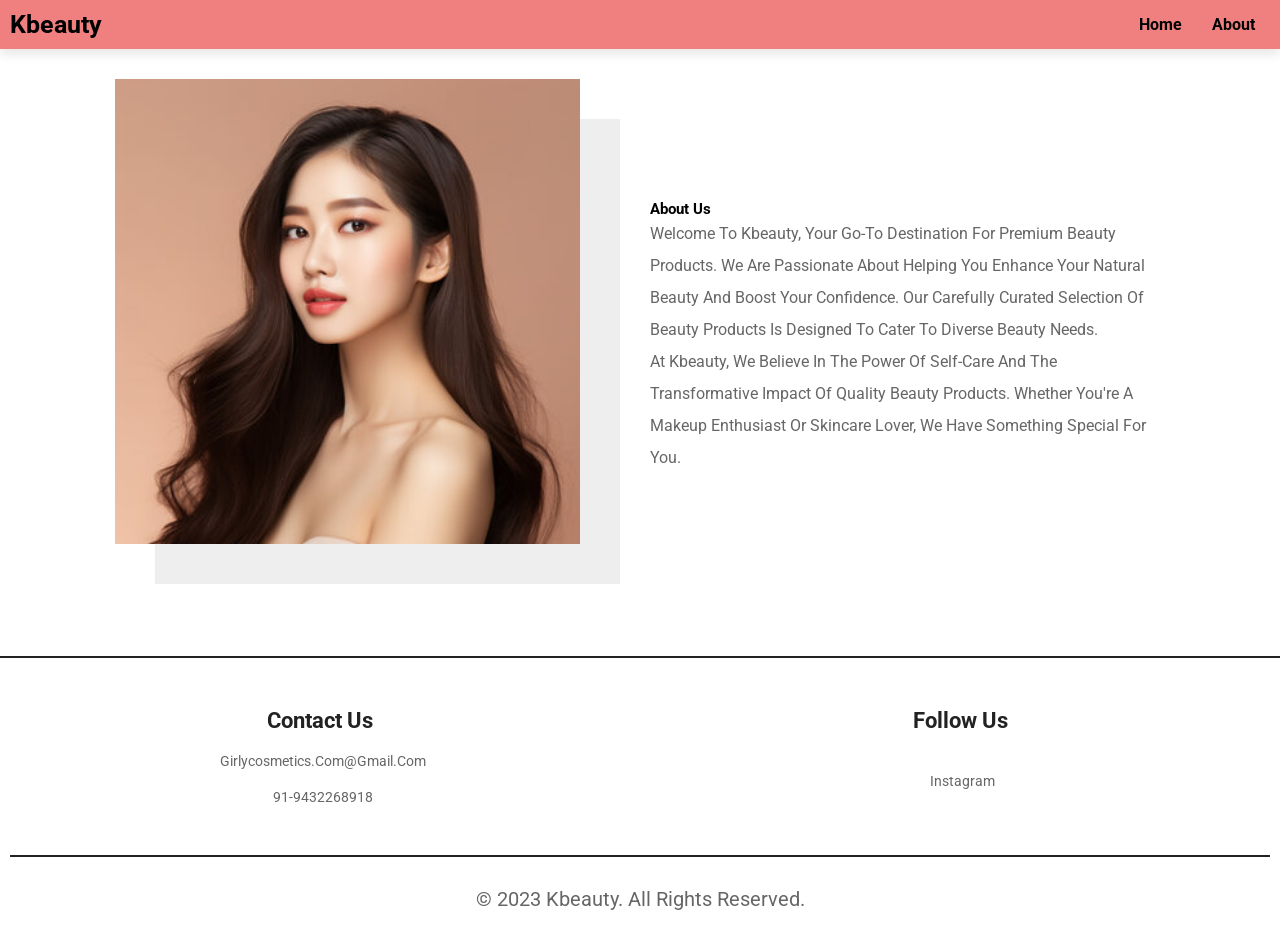
<file: about.html>
<!DOCTYPE html>
<html lang="en">

<head>
    <meta charset="UTF-8">
    <meta name="viewport" content="width=device-width, initial-scale=1.0">
    <link rel="stylesheet" href="style.css">
    <link rel="stylesheet" href="about.css">
    <title>About Us - Kbeauty</title>
</head>

<body>

    <header class="header">
        <div class="logo">Kbeauty</div>
        <nav class="navbar">
            <ul>
                <li><a href="index.html">Home</a></li>
                <li><a href="about.html">About</a></li>
                <!-- Add more navigation links as needed -->
            </ul>
        </nav>
    </header>

    <section class="about">
        <div class="img">
            <img src="a1.jpg" alt="About Us Image" style="max-width: 100%; height: auto;">
        </div>
        <div class="content">
            <h1>About Us</h1>
            <p>Welcome to Kbeauty, your go-to destination for premium beauty products. We are passionate about helping
                you enhance your natural beauty and boost your confidence. Our carefully curated selection of beauty
                products is designed to cater to diverse beauty needs.</p>

            <p>At Kbeauty, we believe in the power of self-care and the transformative impact of quality beauty
                products. Whether you're a makeup enthusiast or skincare lover, we have something special for you.</p>

            </div>
        </div>
    </section>

    <footer class="footer">
        <div class="box-container">
            <div class="box">
                <h3>Contact Us</h3>
                <a class="link" href="#"><i class="fas fa-envelope"></i> girlycosmetics.com@gmail.com</a>
                <a class="link" href="#"><i class="fas fa-phone"></i> 91-9432268918</a>
            </div>
            <div class="box">
                <h3>Follow Us</h3>
                <a href="https://www.facebook.com/profile.php?id=61554818003830" class="fab fa-facebook-f"></a>
                <a href="https://www.instagram.com/girly_cosmetics0/" target="_blank"><i
                        class="fab fa-instagram"></i>Instagram</a>
            </div>
        </div>
        <p class="credit">&copy; 2023 Kbeauty. All rights reserved.</p>
    </footer>

</body>

</html>
</file>
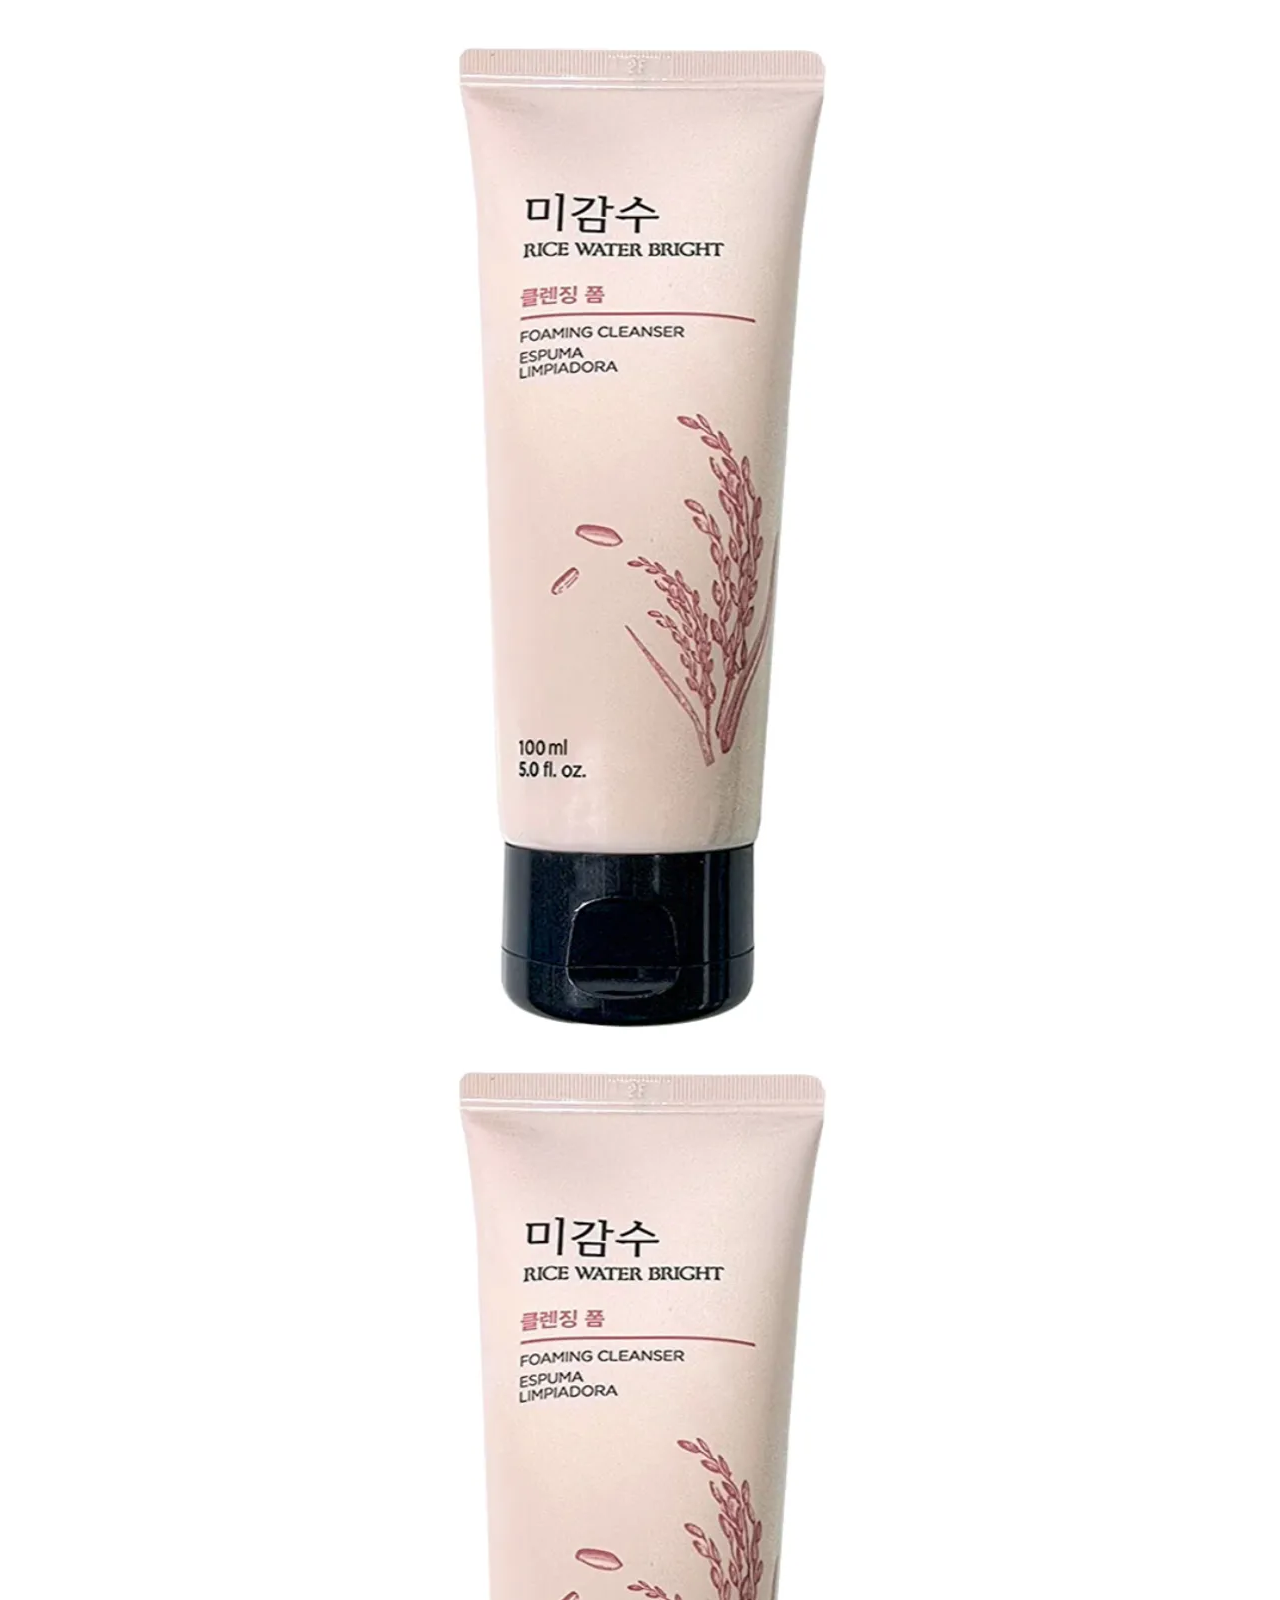
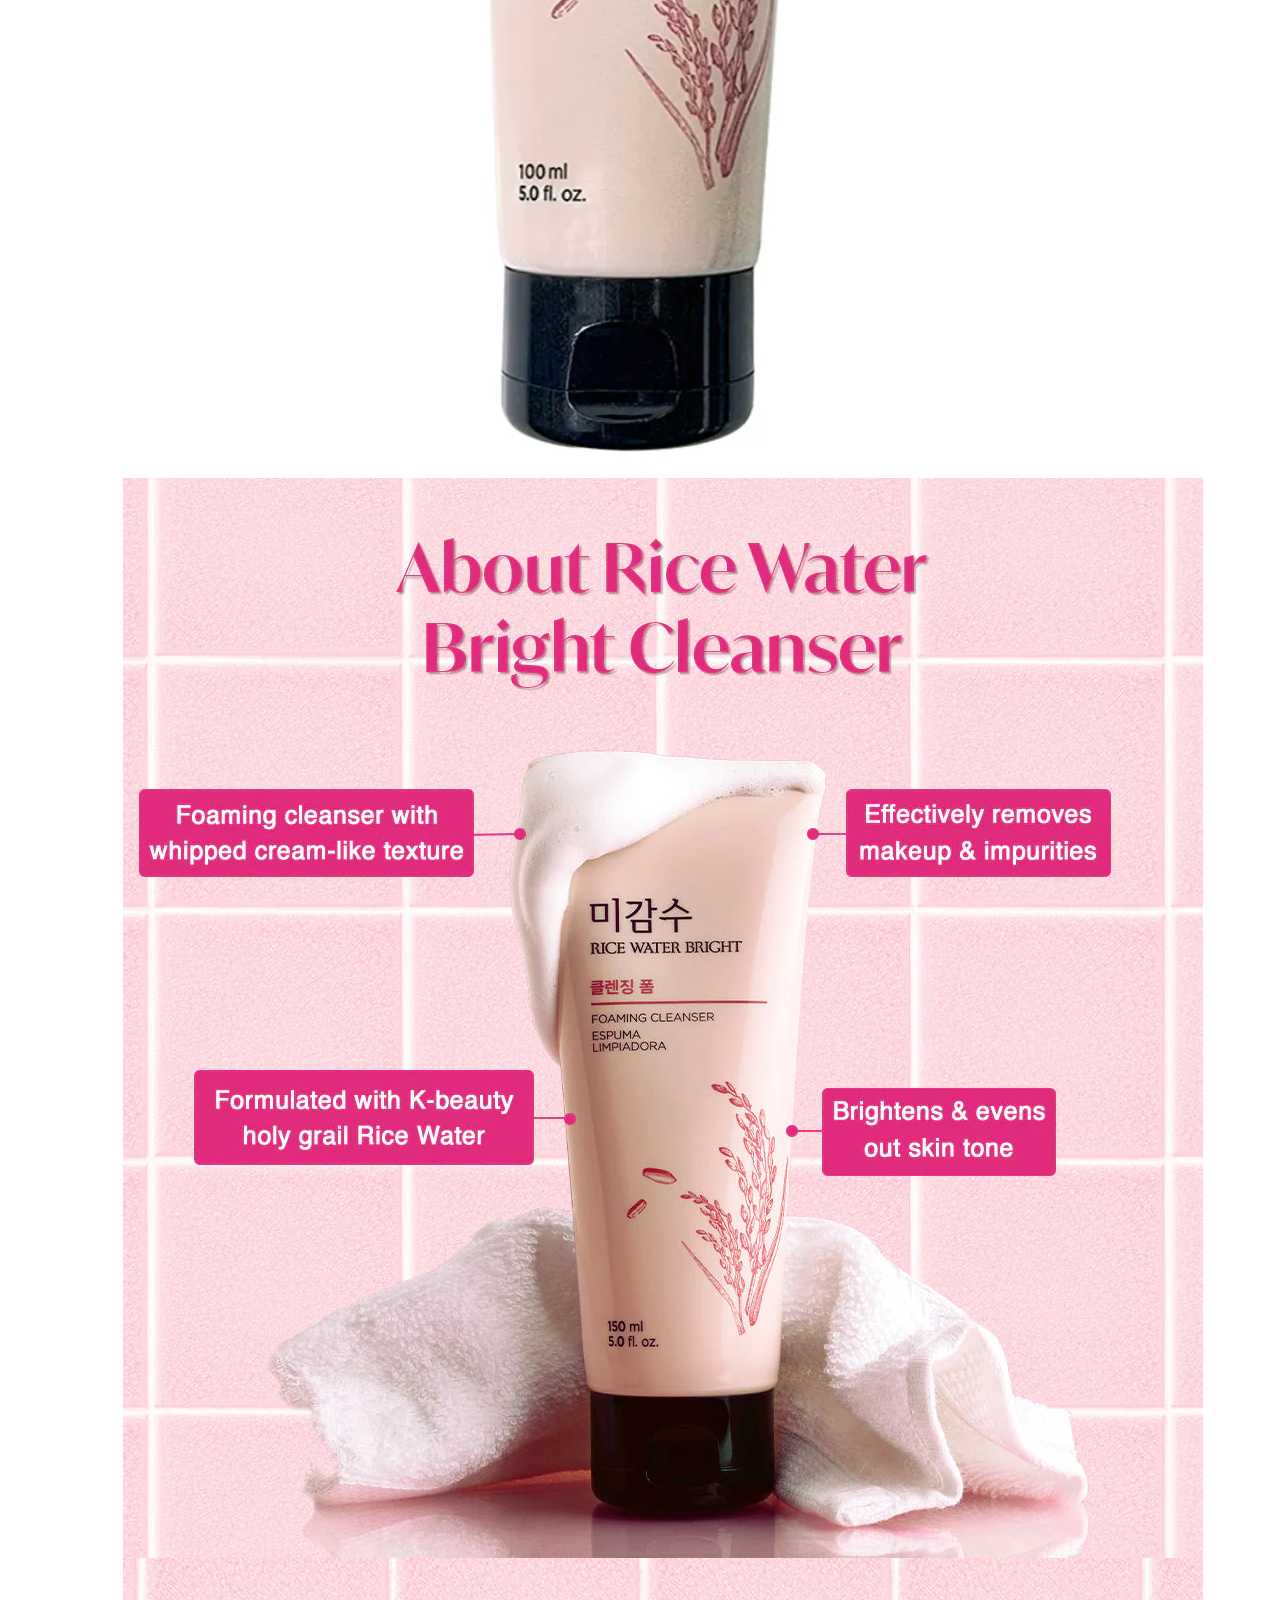
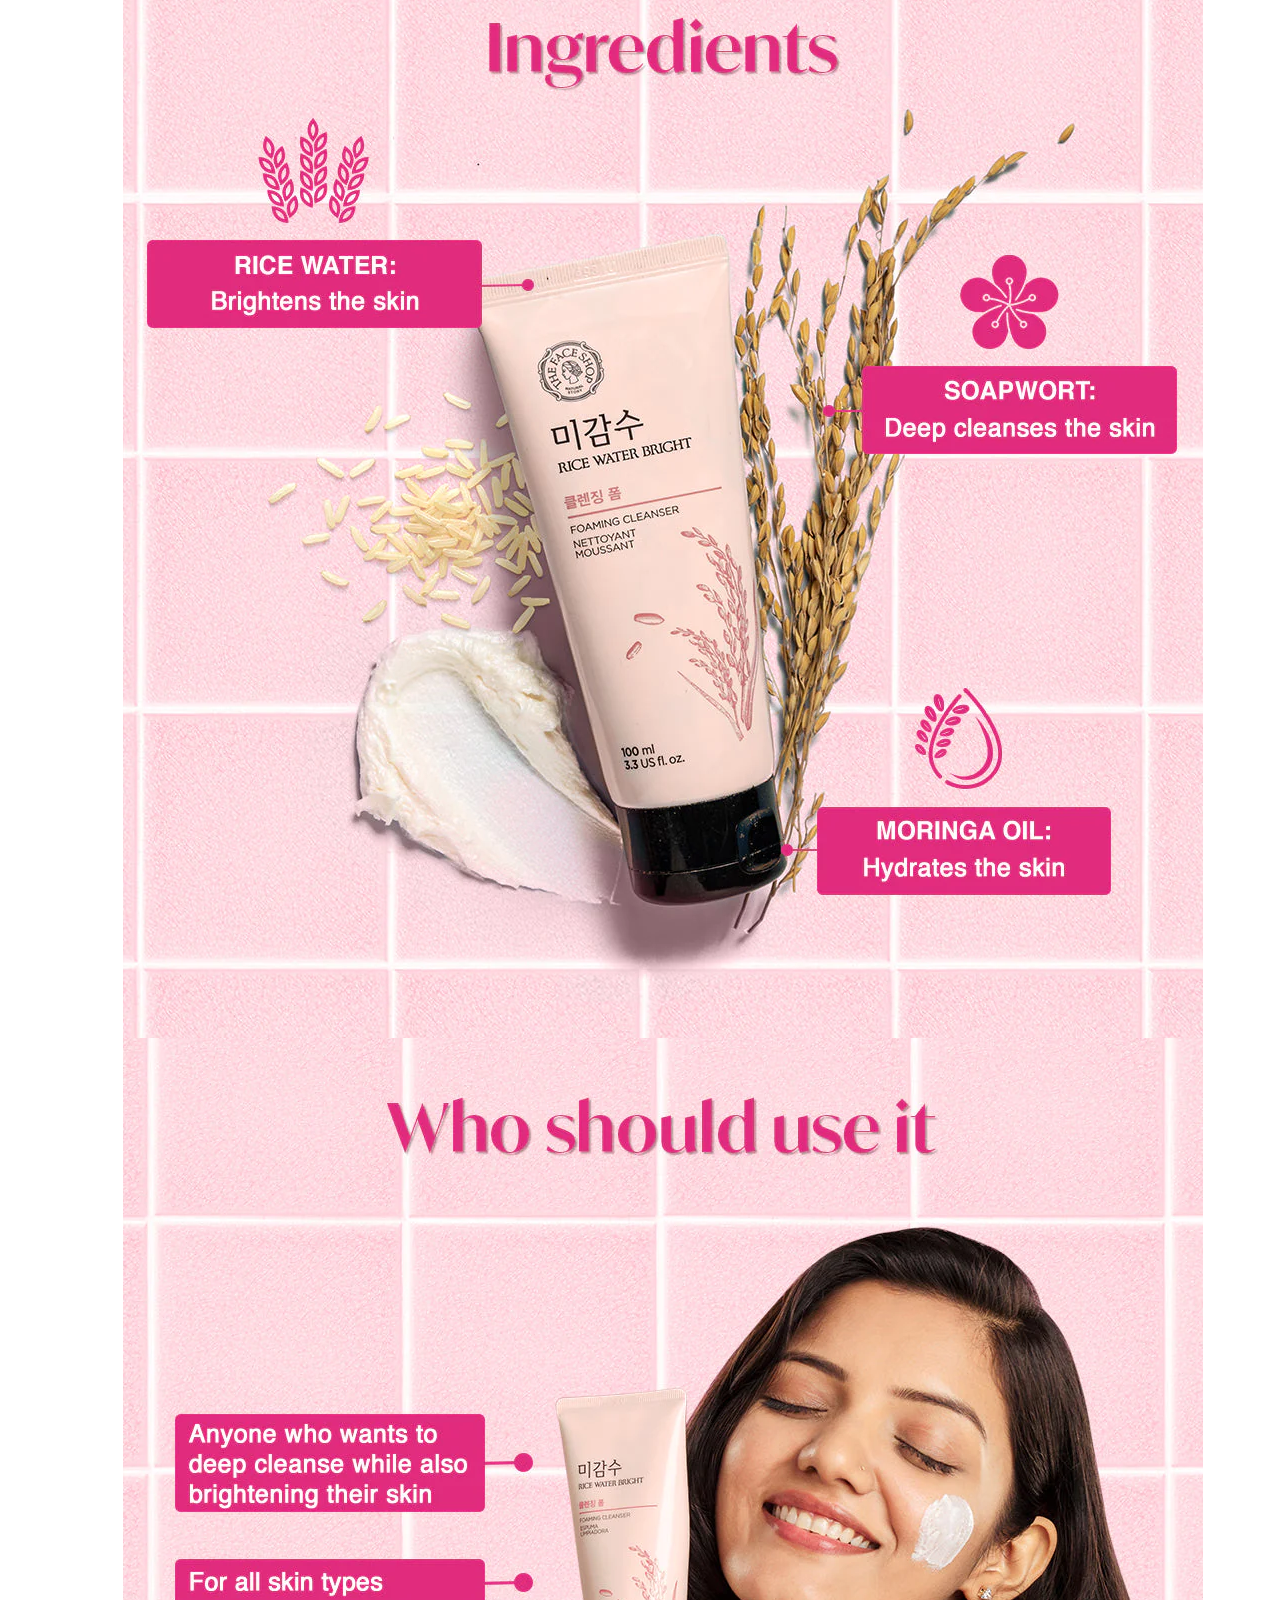
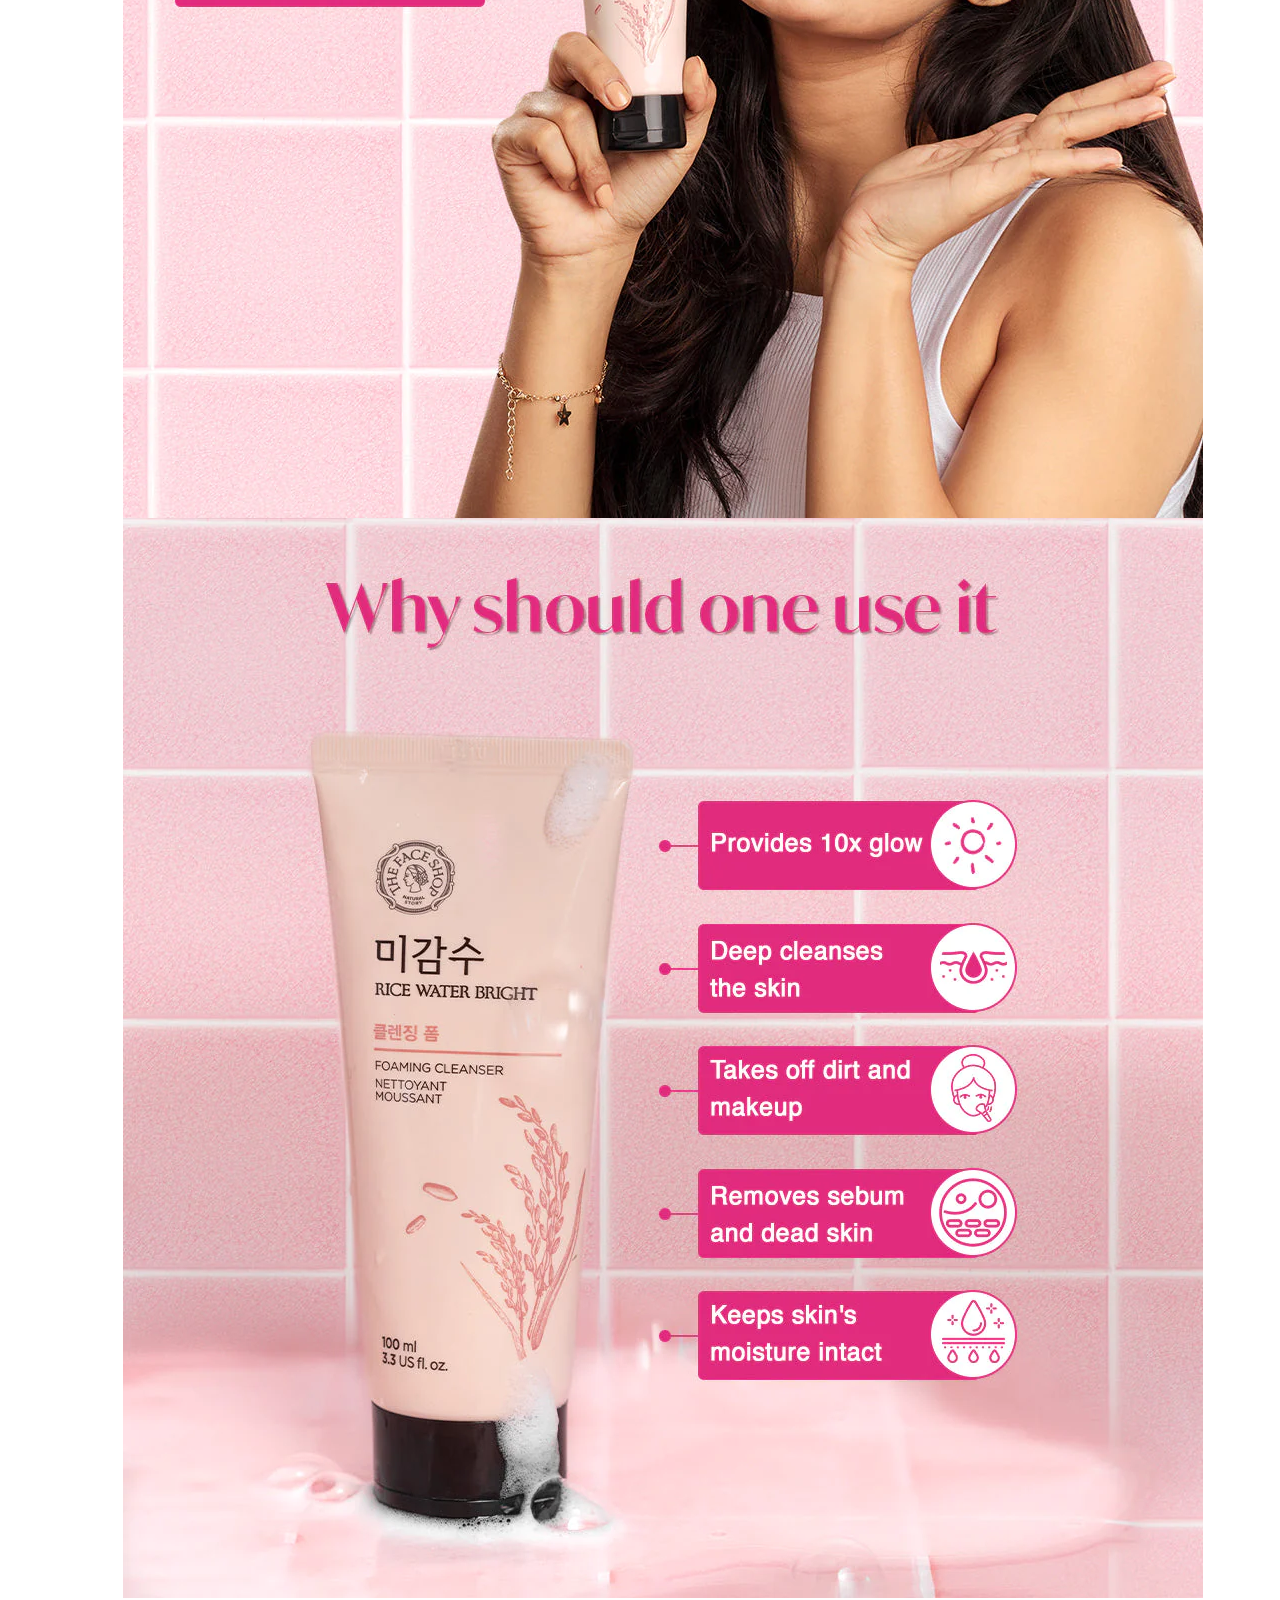
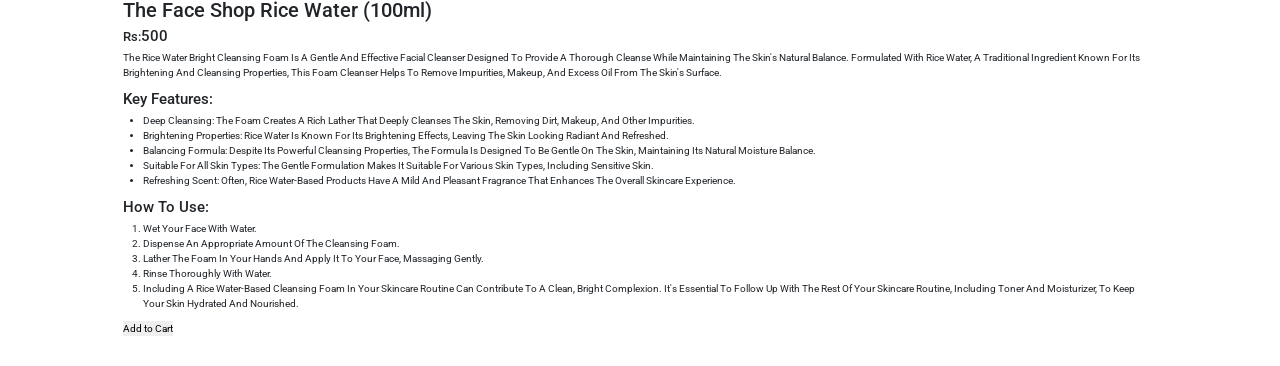
<file: des2.html>
<!DOCTYPE html>
<html lang="en" dir="ltr">

<head>
    <title>Product Page - Kbeauty</title>
    <meta name="viewport" content="width=device-width, initial-scale=1">
    <link href="https://cdn.jsdelivr.net/npm/bootstrap@5.0.2/dist/css/bootstrap.min.css" rel="stylesheet"
        integrity="sha384-EVSTQN3/azprG1Anm3QDgpJLIm9Nao0Yz1ztcQTwFspd3yD65VohhpuuCOmLASjC" crossorigin="anonymous">
    <link rel="stylesheet" href="style.css">
    
</head>

<body>
    <section>
        <div class="container">
            <div class="left">
                <div class="main_image">
                    <img src="the-face-shop-rice-water.jpg" alt="" class="slide">
                </div>
                <div class="option flex">
                    <img src="the-face-shop-rice-water.jpg" onclick="changeImage('the-face-shop-rice-water.jpg')">
                    <img src="r.jpg" onclick="changeImage('r.jpg')">
                    <img src="r1.jpg" onclick="changeImage('r1.jpg')">
                    <img src="r2.jpg" onclick="changeImage('r2.jpg')">
                    <img src="r3.jpg" onclick="changeImage('r3.jpg')">
                </div>
            </div>
            <div class="right">
                <h2>The Face Shop Rice Water (100ml)</h2>
                <h4><small>Rs:</small>500</h4>
                <p>The Rice Water Bright Cleansing Foam is a gentle and effective facial cleanser designed to provide a thorough
                    cleanse while maintaining the skin's natural balance. Formulated with rice water, a traditional ingredient known
                    for its brightening and cleansing properties, this foam cleanser helps to remove impurities, makeup, and excess
                    oil from the skin's surface.</p>

                <h4>Key Features:</h4>
                <ul>
                    <li>Deep Cleansing: The foam creates a rich lather that deeply cleanses the skin, removing dirt, makeup, and other impurities.</li>
                    <li>Brightening Properties: Rice water is known for its brightening effects, leaving the skin looking radiant and refreshed.</li>
                    <li>Balancing Formula: Despite its powerful cleansing properties, the formula is designed to be gentle on the skin, maintaining its natural moisture balance.</li>
                    <li>Suitable for All Skin Types: The gentle formulation makes it suitable for various skin types, including sensitive skin.</li>
                    <li>Refreshing Scent: Often, rice water-based products have a mild and pleasant fragrance that enhances the overall skincare experience.</li>
                </ul>

                <h4>How to Use:</h4>
                <ol>
                    <li>Wet your face with water.</li>
                    <li>Dispense an appropriate amount of the cleansing foam.</li>
                    <li>Lather the foam in your hands and apply it to your face, massaging gently.</li>
                    <li>Rinse thoroughly with water.</li>
                    <li>Including a rice water-based cleansing foam in your skincare routine can contribute to a clean, bright complexion. It's essential to follow up with the rest of your skincare routine, including toner and moisturizer, to keep your skin hydrated and nourished.</li>
                </ol>
                <div class="add">
                    <button onclick="addToCart()">Add to Cart</button>
                </div>
            </div>
        </div>
    </section>
<script>
    const mainImage = document.querySelector('.slide');

    function changeImage(imgSrc) {
        mainImage.src = imgSrc;
    }

    function addToCart() {
        alert('Product added to cart!');
        // You can add further cart logic here
    }
</script>
</body>

</html>
</file>
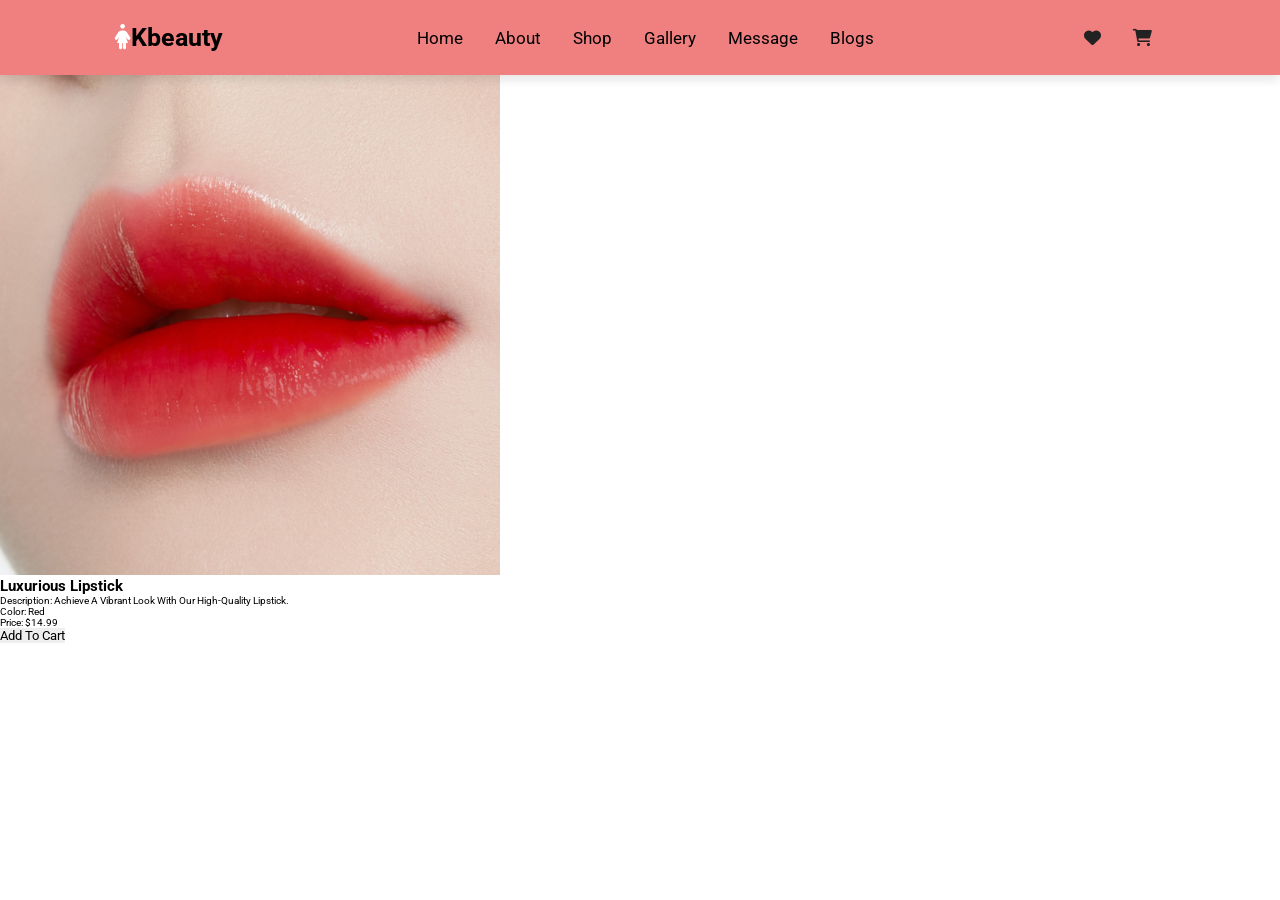
<file: makeup.html>
<!DOCTYPE html>
<html lang="en">
<head>
    <meta charset="UTF-8">
    <meta name="viewport" content="width=device-width, initial-scale=1.0">
    <title>Makeup Product Page</title>

    <link rel="stylesheet" href="https://cdnjs.cloudflare.com/ajax/libs/font-awesome/6.0.0-beta3/css/all.min.css">
   
    <link rel="stylesheet" href="style.css">

</head>
<body>
 <section id="header" class="header">
<a href="#" class="logo"><i class="fas fa-female"></i>kbeauty</a>
<nav class="navbar">
    <a href="index.html">Home</a>
    <a href="about.html">About</a>
    <a href="#shop">Shop</a>
    <a href="#gallery">Gallery</a>
    <a href="#message">Message</a>
    <a href="#blogs">Blogs</a>
</nav>

<div class="icons">
    <a href="liked.html" class="fas fa-heart"></a>
    <a href="#" class="fas fa-shopping-cart"></a>
</div>
</section>

<body>

    <div id="product-container">
        <img id="product-image" src="lips.jpg" alt="Lipstick Image">
        <div id="product-details">
            <h2>Luxurious Lipstick</h2>
            <p>Description: Achieve a vibrant look with our high-quality lipstick.</p>
            <p>Color: Red</p>
            <p>Price: $14.99</p>
        </div>
        <button onclick="addToCart()">Add to Cart</button>
    </div>

    <script>
        function addToCart() {
            alert('Product added to cart!');
            // You can add more functionality here, such as updating a shopping cart.
        }
    </script>

</body>
</html>
</file>
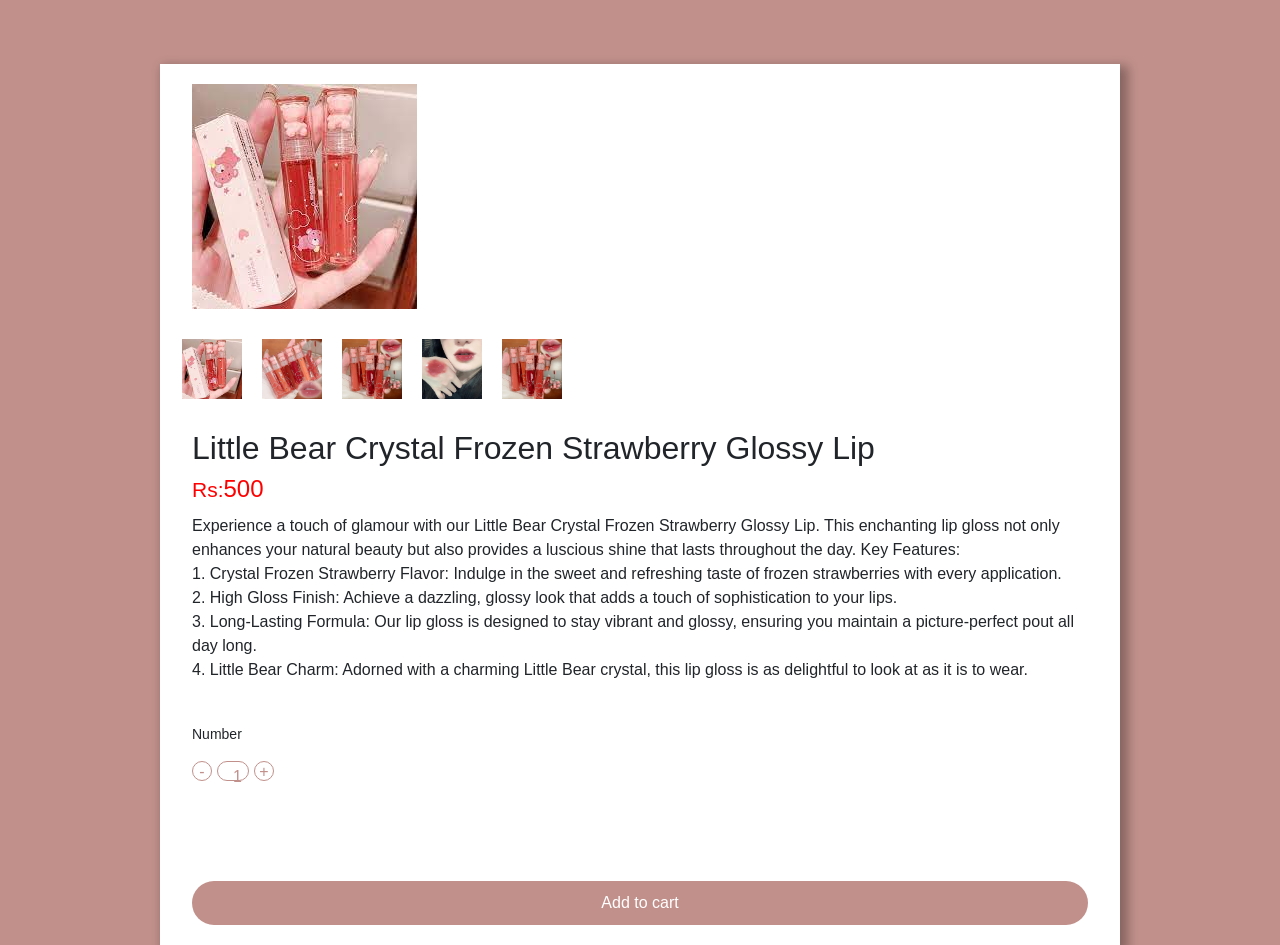
<file: p1.html>
<!DOCTYPE html>
<html lang="en" dir="ltr">

<head>
    <title>Product Page - Kbeauty</title>
    <meta name="viewport" content="width=device-width, initial-scale=1">
    <link href="https://cdn.jsdelivr.net/npm/bootstrap@5.0.2/dist/css/bootstrap.min.css" rel="stylesheet"
        integrity="sha384-EVSTQN3/azprG1Anm3QDgpJLIm9Nao0Yz1ztcQTwFspd3yD65VohhpuuCOmLASjC" crossorigin="anonymous">
    <link rel="stylesheet" href="product page.css">
</head>

<body>
    <section>
        <div class="container flex">
            <div class="left">
                <div class="main_image">
                    <img src="lip gloss.jpg" alt="" class="slide">
                </div>
            </div>
            <div class="option flex">
                <img src="lip gloss.jpg" onclick="changeImage('lip gloss.jpg')">
                <img src="l.jpg" onclick="changeImage('l.jpg')">
                <img src="l1.jpg" onclick="changeImage('l1.jpg')">
                <img src="l2.jpg" onclick="changeImage('l2.jpg')">
                <img src="l3.jpg" onclick="changeImage('l3.jpg')">
            </div>
            <div class="right">
                <h2>Little Bear Crystal Frozen Strawberry Glossy Lip</h2>
                <h4><small>Rs:</small>500</h4>
                <p>Experience a touch of glamour with our Little Bear Crystal Frozen Strawberry Glossy Lip.
                    This enchanting lip gloss not only enhances your natural beauty but also provides a luscious
                    shine that lasts throughout the day.

                    Key Features:
                    <br>
                    1. Crystal Frozen Strawberry Flavor: Indulge in the sweet and refreshing taste of frozen strawberries with every
                    application.<br>
                    2. High Gloss Finish: Achieve a dazzling, glossy look that adds a touch of sophistication to your lips.<br>
                    3. Long-Lasting Formula: Our lip gloss is designed to stay vibrant and glossy, ensuring you maintain a
                    picture-perfect pout all day long.<br>
                    4. Little Bear Charm: Adorned with a charming Little Bear crystal, this lip gloss is as delightful to look
                    at as it is to wear.</p>
                <div><br>

                    <span></span>
                    <span></span>
                    <span></span>
                    <span></span>
                    <span></span>
                </div>
                <h5>Number</h5>
                <div class="add flex1">
                <span>-</span>
                <label>1</label>
                <span>+</span>
                </div>
                <button>Add to cart</button>
            

    <script>
       function changeImage(imgSrc) {
            document.querySelector('.slide').src = imgSrc;
        } 
    </script> 
       
</body>

</html>
</file>
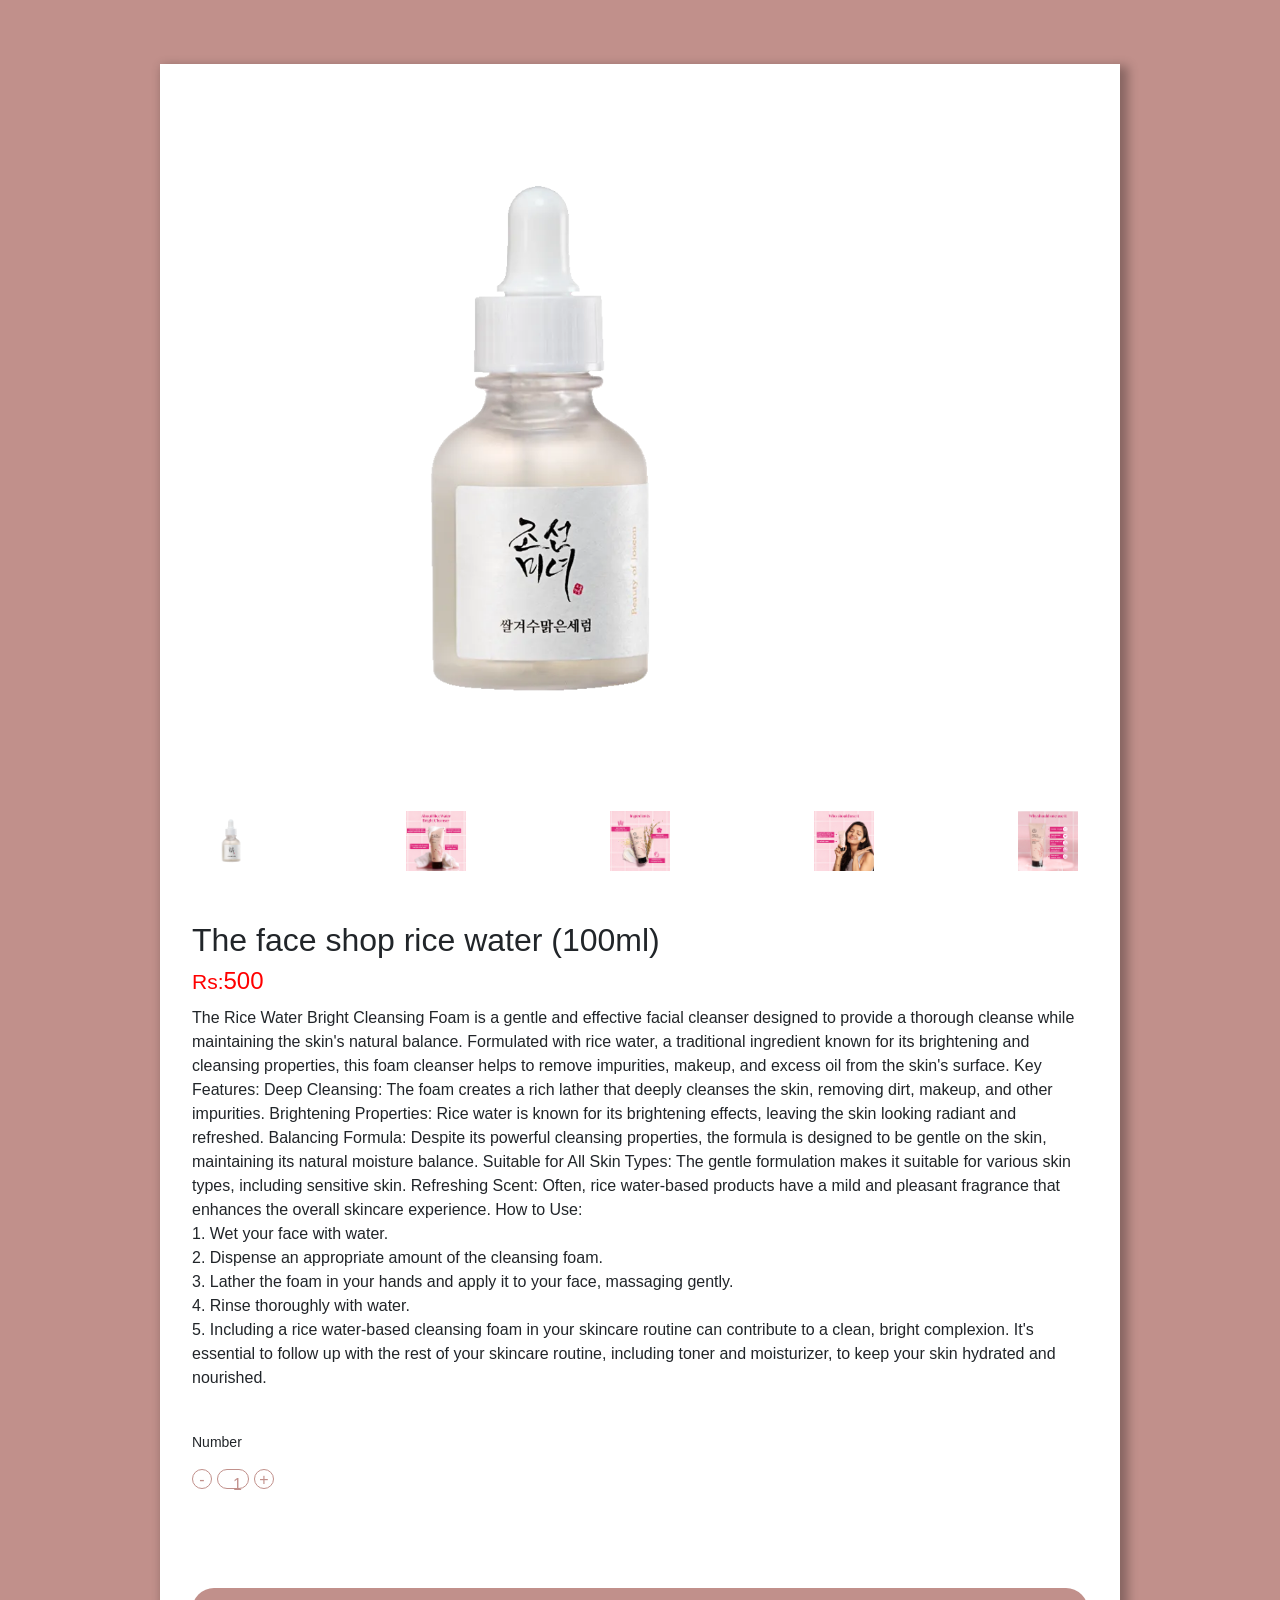
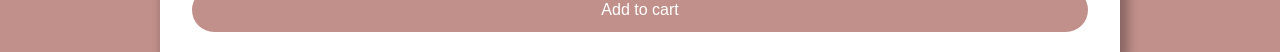
<file: p2.html>
<!DOCTYPE html>
<html lang="en" dir="ltr">

<head>
    <title>Product Page - Kbeauty</title>
    <meta name="viewport" content="width=device-width, initial-scale=1">
    <link href="https://cdn.jsdelivr.net/npm/bootstrap@5.0.2/dist/css/bootstrap.min.css" rel="stylesheet"
        integrity="sha384-EVSTQN3/azprG1Anm3QDgpJLIm9Nao0Yz1ztcQTwFspd3yD65VohhpuuCOmLASjC" crossorigin="anonymous">
    <link rel="stylesheet" href="product page.css">
</head>

<body>
    <section>
        <div class="container flex">
            <div class="left">
                <div class="main_image">
                    <img src="beauty-of-joseon-glow-deep-serum-rice-arbutin-30ml.jpg" alt="" class="slide">
                </div>
                <div class="option flex">
                    <img src="beauty-of-joseon-glow-deep-serum-rice-arbutin-30ml.jpg" onclick="changeImage('beauty-of-joseon-glow-deep-serum-rice-arbutin-30ml')">
                    <img src="r.jpg" onclick="changeImage('r.jpg')">
                    <img src="r1.jpg" onclick="changeImage('r1.jpg')">
                    <img src="r2.jpg" onclick="changeImage('r2.jpg')">
                    <img src="r3.jpg" onclick="changeImage('r3.jpg')">
                </div>
            </div>
            <div class="right">
                <h2>The face shop rice water (100ml)</h2>
                <h4><small>Rs:</small>500</h4>
                <p>The Rice Water Bright Cleansing Foam is a gentle and effective facial cleanser designed to provide a thorough
                    cleanse while maintaining the skin's natural balance. Formulated with rice water, a traditional ingredient known
                    for its brightening and cleansing properties, this foam cleanser helps to remove impurities, makeup, and excess
                    oil from the skin's surface.

                    Key Features:

                    Deep Cleansing: The foam creates a rich lather that deeply cleanses the skin, removing dirt, makeup, and other
                    impurities.

                    Brightening Properties: Rice water is known for its brightening effects, leaving the skin looking radiant and
                    refreshed.

                    Balancing Formula: Despite its powerful cleansing properties, the formula is designed to be gentle on the skin,
                    maintaining its natural moisture balance.

                    Suitable for All Skin Types: The gentle formulation makes it suitable for various skin types, including sensitive
                    skin.

                    Refreshing Scent: Often, rice water-based products have a mild and pleasant fragrance that enhances the overall
                    skincare experience.

                    How to Use:
                    <br> 1. Wet your face with water.<br> 2. Dispense an appropriate amount of the cleansing foam.<br> 3. Lather the
                    foam in your hands and apply it to your face, massaging gently.<br> 4. Rinse thoroughly with water.<br> 5.
                    Including a rice water-based cleansing foam in your skincare routine can contribute to a clean, bright complexion.
                    It's essential to follow up with the rest of your skincare routine, including toner and moisturizer, to keep your
                    skin hydrated and nourished.</p>
                    <div><br>
                <span></span>
                <span></span>
                <span></span>
                <span></span>
                <span></span>
            </div>
            <h5>Number</h5>
            <div class="add flex1">
            <span>-</span>
            <label>1</label>
            <span>+</span>
            </div>
            <button>Add to cart</button>
            
            
    <script>
        function changeImage(imgSrc) {
            document.querySelector('.slide').src = imgSrc;
        }
    </script>
</body>

</html>
</file>
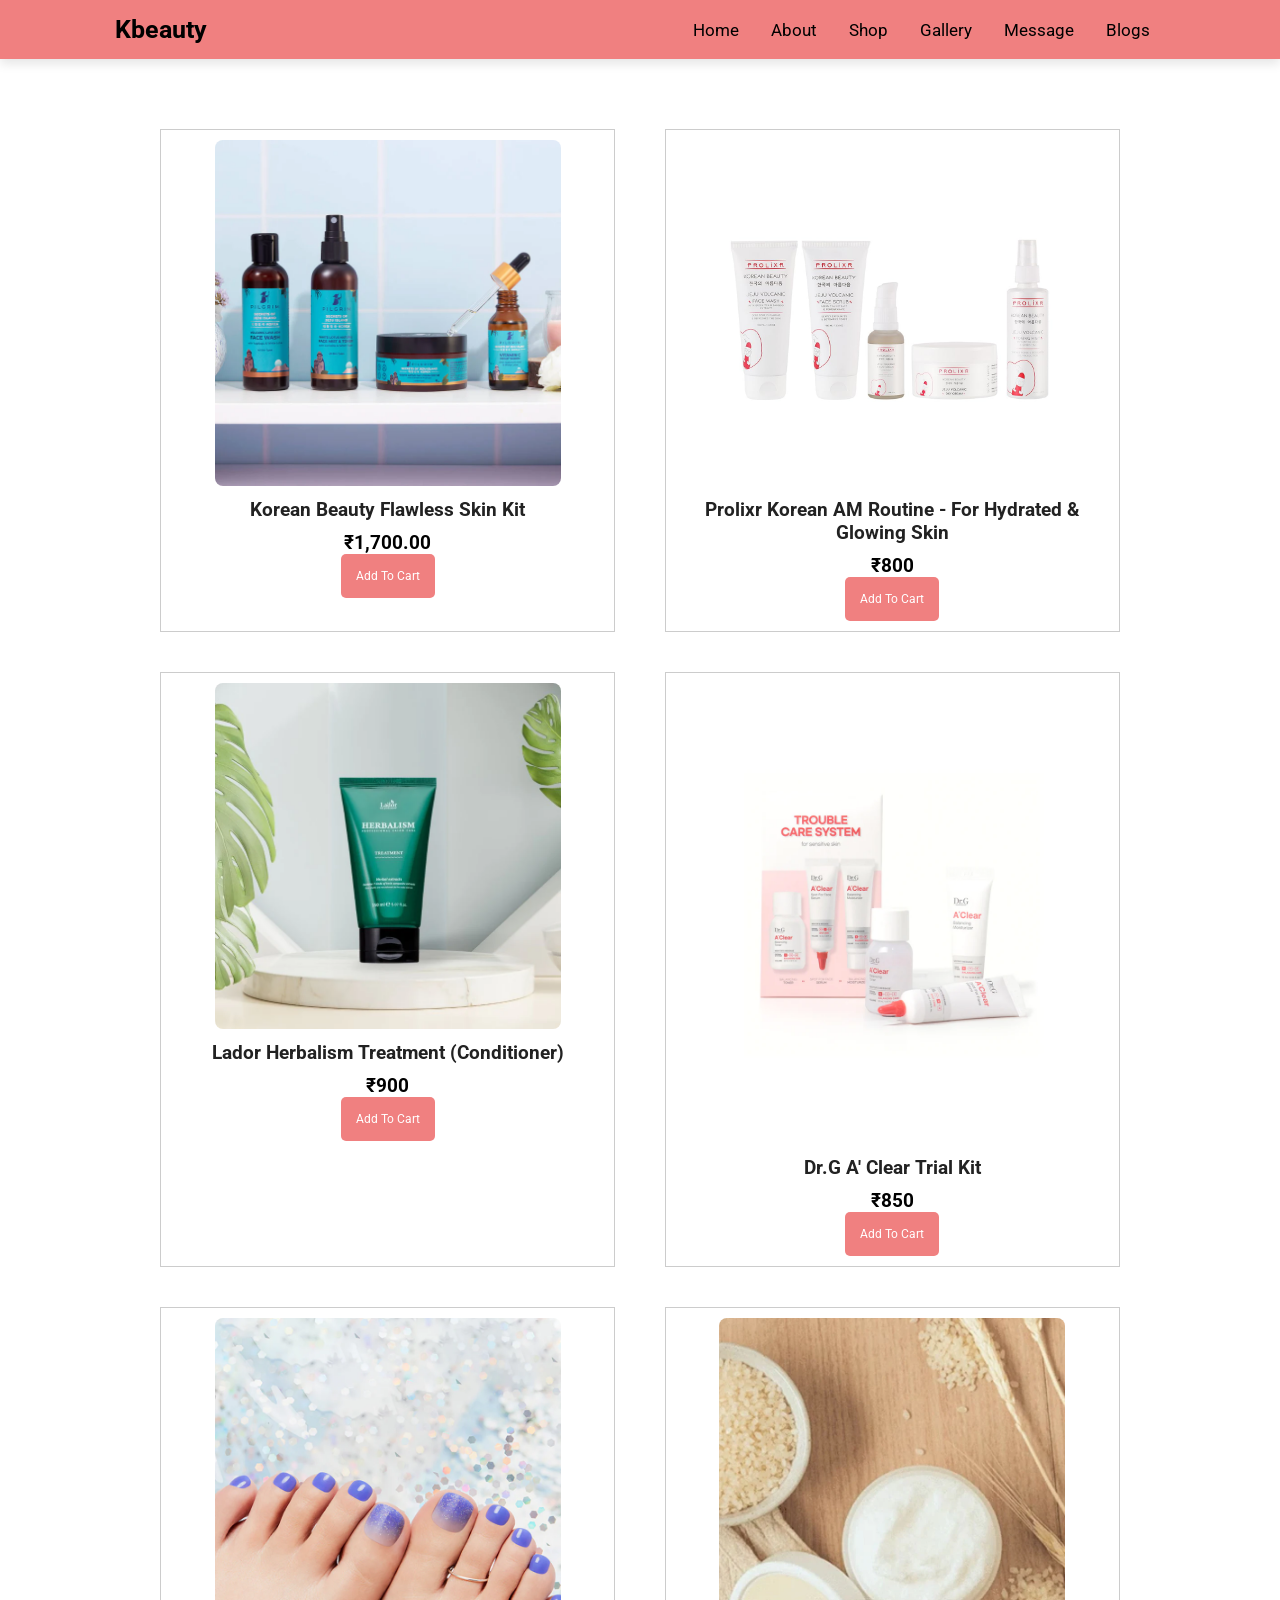
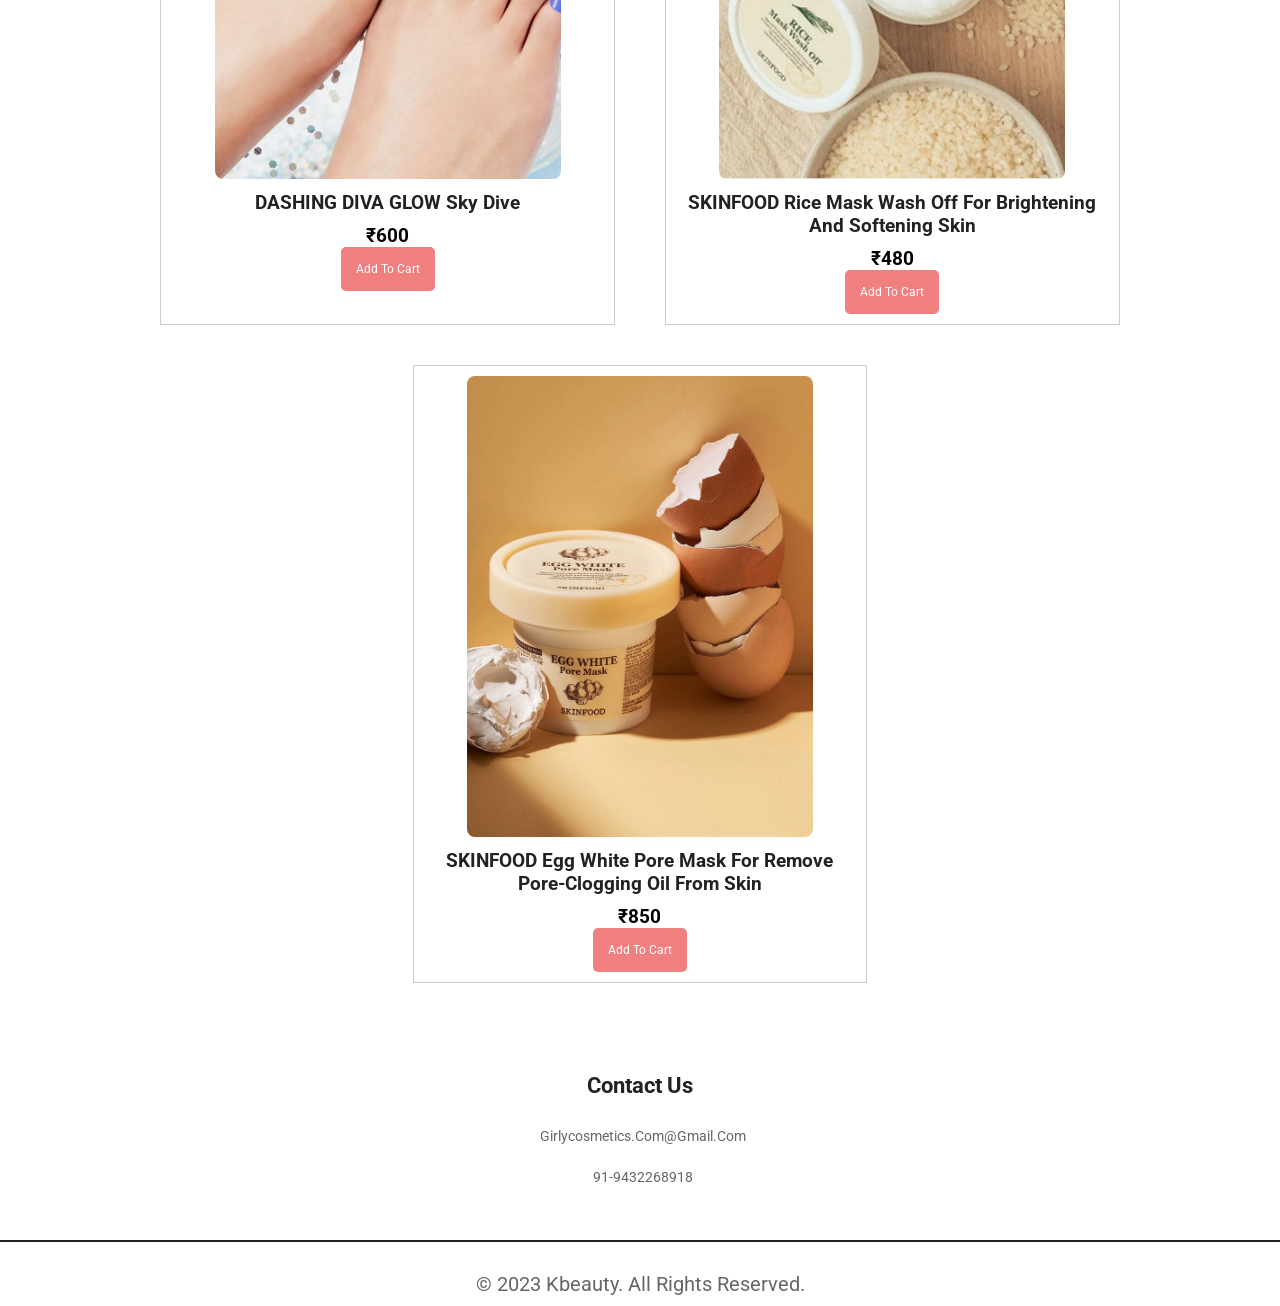
<file: shop.html>
<!DOCTYPE html>
<html lang="en">

<head>
    <meta charset="UTF-8">
    <meta name="viewport" content="width=device-width, initial-scale=1.0">
    <title>Shop - Kbeauty</title>
    <link rel="stylesheet" href="style.css">
    <style>
        body {
            font-family: Arial, sans-serif;
            margin: 0;
            padding: 0;
        }

        header {
            background-color: #F08080;
            color: #fff;
            text-align: center;
            padding: 10px;
        }

        .product-container {
            display: flex;
            flex-wrap: wrap;
            justify-content: space-around;
            padding: 20px;
        }

        .product {
            width: 45%; /* Adjust the width as needed */
            margin: 20px;
            border: 1px solid #ccc;
            padding: 10px;
            text-align: center;
        }

        .product img {
            max-width: 80%;
            height: auto;
            border-radius: 8px; /* Optional: Add border-radius for rounded corners */
        }

        .product-title {
            font-size: 1.9em; /* Increased font size */
            font-weight: bold;
            margin: 10px 0;
            color: #222; /* Text color */
        }

        .product-price {
            font-weight: bold;
            color: black; /* Prize color */
            font-size: 1.9em; /* Adjusted font size */
        }

        .add-to-cart-btn {
            padding: 15px;
            font-size: 1.2em;
            background-color: #F08080; /* Button color */
            color: #fff;
            border: none;
            border-radius: 5px;
            cursor: pointer;
        }

        .footer .box-container {
            display: flex;
            justify-content: space-around;
            padding: 10px;
            background-color: white; /* Footer background color */
        }

        .box {
            text-align: center;
            color: #fff; /* Text color */
        }

        .box h3 {
            margin-bottom: 10px;
            font-size: 2.2rem; /* Increased font size */
        }

        .link {
            color: #fff;
            text-decoration: none;
            display: block;
            margin: 5px 0;
            font-size: 1.4rem; /* Adjusted font size */
        }

        .fab {
            font-size: 2em;
            margin: 0 10px;
            color: #fff;
        }

        .credit {
            margin-top: 10px;
            color: #fff; /* Text color */
        }
    </style>
</head>

<body>

    <header class="header">
        <a href="#" class="logo"><i class="fas fa-female"></i>kbeauty</a>
        <nav class="navbar">
            <a href="index.html">Home</a>
            <a href="about.html">About</a>
            <a href="#shop">Shop</a>
            <a href="#gallery">Gallery</a>
            <a href="#message">Message</a>
            <a href="#blogs">Blogs</a>
        </nav>
    </header>

    <section class="shop">
        <div class="product-container">

            <!-- Product 1 -->
            <div class="product">
                <img src="product1.jpg" alt="Product 1">
                <div class="product-title">Korean Beauty Flawless Skin Kit</div>
                <div class="product-price">₹1,700.00</div>
                <button class="add-to-cart-btn">Add to Cart</button>
            </div>

            <!-- Product 2 -->
            <div class="product">
                <img src="product2.jpg" alt="Product 2">
                <div class="product-title">Prolixr Korean AM Routine - For Hydrated & Glowing Skin</div>
                <div class="product-price">₹800</div>
                <button class="add-to-cart-btn">Add to Cart</button>
            </div>

            <!-- Product 3 -->
            <div class="product">
                <img src="product3.jpg" alt="Product 3">
                <div class="product-title">Lador Herbalism Treatment (Conditioner)</div>
                <div class="product-price">₹900</div>
                <button class="add-to-cart-btn">Add to Cart</button>
            </div>

            <!-- Product 4 -->
            <div class="product">
                <img src="product4.jpg" alt="Product 4">
                <div class="product-title">Dr.G A' Clear Trial Kit</div>
                <div class="product-price">₹850</div>
                <button class="add-to-cart-btn">Add to Cart</button>
            </div>

            <!-- Product 5 -->
            <div class="product">
                <img src="product5.jpg" alt="Product 5">
                <div class="product-title">DASHING DIVA GLOW Sky Dive</div>
                <div class="product-price">₹600</div>
                <button class="add-to-cart-btn">Add to Cart</button>
            </div>

            <!-- Product 6 -->
            <div class="product">
                <img src="product6.jpg" alt="Product 6">
                <div class="product-title">SKINFOOD Rice Mask Wash Off for Brightening and Softening Skin</div>
                <div class="product-price">₹480</div>
                <button class="add-to-cart-btn">Add to Cart</button>
            </div>

            <!-- Product 7 -->
            <div class="product">
                <img src="product7.jpg" alt="Product 7">
                <div class="product-title">SKINFOOD Egg White Pore Mask for Remove pore-clogging oil from Skin</div>
                <div class="product-price">₹850</div>
                <button class="add-to-cart-btn">Add to Cart</button>
            </div>

            <!-- Add more product entries as needed -->

        </div>
    </section>

    <footer class="footer">
        <div class="box-container">
            <div class="box">
                <h3>Contact Us</h3>
                <a class="link" href="mailto:girlycosmetics.com@gmail.com"><i class="fas fa-envelope"></i> girlycosmetics.com@gmail.com</a>
                <a class="link" href="tel:+919432268918"><i class="fas fa-phone"></i> 91-9432268918</a>
            </div>
            
            </div>
        </div>
        <p class="credit">&copy; 2023 Kbeauty. All rights reserved.</p>
    </footer>
</body>

</html>
</file>
<file: style.css>
@import url('https://fonts.googleapis.com/css2?family=Roboto:ital,wght@0,100;0,300;0,400;0,500;0,700;1,100&display=swap');
*{
    font-family: 'Roboto', sans-serif;
    margin: 0;
    padding: 0;
    text-decoration: none;
    box-sizing: border-box;
    text-decoration: none;
    outline: none;
    border: none;
    text-transform: capitalize;
    transition: all .2s linear;
}

html{
    font-size: 62.5%;
    overflow-x: hidden;
    scroll-behavior: smooth;
    scroll-padding-top: 7rem;
}
html::-webkit-scrollbar-track{
    background: transparent;
}
html::-webkit-scrollbar{
    width:1rem;
}
html::-webkit-scrollbar-thumb{
    background: #F08080;
}
section{
    padding:3rem 9%;
}
span{
    color:#F08080;
}

.heading{
    text-align: center;
    color: #222;
    margin-bottom: 3rem;
    font-size: 4rem;
}

.btn{
    display:inline-block;
    margin-top:1rem;
    padding:1rem 3rem;
    color:#222;
    font-size:1.7rem;
    box-shadow: 0 0.5rem 1rem rgba(0,0,0,0.7);
    cursor: pointer;
}
.btn:hover{
    letter-spacing: .1rem;
    background: #F08080;
    color: #fff;
}


@keyframes fadeIn{
    0%{
        opacity: 0;
        transform: translateY(-4rem) scale(0.4);
    }
}
.header{
    position: sticky;
    top: 0;
    left: 0;
    right: 0;
    z-index: 1000;
    box-shadow: 0 0.5rem 1rem rgba(0,0,0,0.1);
    background:#F08080;
    display: flex;
    align-items: center;
    justify-content: space-between;
    padding:1.5rem 9%;
}
.header .logo{
    font-size: 2.5rem;
    color: black;
    font-weight: bolder;
}
.header .logo i{
    color: white;
}
.header .navbar a{
    margin: 0 1.5rem;
    font-size: 1.7rem;
    color: black;
}
.header .navbar a:hover{
    color: white;
}
.header .icons div,
.header .icons a{
    height: 4.5rem;
    width:4.5rem;
    line-height: 4.5rem;
    border-radius: .5rem;
    background: #F08080;
    font-size: 1.7rem;
    color: #222;
    margin-left: .3rem;
    text-align: center;
    cursor: pointer;
}
.header .icons a:hover,
.header .icons div:hover{
    background: #f08080;
    color: #fff;
}
.header #menu-btn{
    display: none;
}

.home{
    position: relative;
    padding:0;
}

.home .slide{
    padding: 3rem;
    display: flex;
    min-height: 90vh;
    display:none;
}
.home .slide .content{
    margin:60;
    text-align: left;
    padding-top:18rem;
}
.home .slide.active{
    display:flex;
}

.home .slide .content span{
    color: #fff;
    display:block;
    font-size: 9rem;
    text-shadow: 0 0.5rem 1rem rgba(0,0,0,0.1);
    animation: fadeIn .2s linear backwards;
    text-transform: uppercase;
    letter-spacing: .1rem;
}
.home .slide .content span:hover{
    color: #F08080;
}
.home .slide .content h3{
    font-size:1.7rem;
    color: white;
    text-shadow: 0 0.5rem 1rem rgba(0,0,0,0.2);
    animation: fadeIn .2s linear backwards .4s;
    letter-spacing: .1rem;
    font-weight: normal;

}
.home .slide .content .btn{
    animation: fadeIn .2s linear backwards .6s;
}
.home #next-slide,
.home #prev-slide{
    height:5rem;
    width:5rem;
    line-height:4.5rem;
    font-size:2.5rem;
    color: #222;
    background: transparent;
    box-shadow: 0 0.5rem 1rem rgba(0,0,0,0.9);
    cursor: pointer;
    position: absolute;
    bottom:2rem;
    right:2rem;
    text-align: center;
}

.home #next-slide:hover,
.home #prev-slide:hover{
    background: #F08080;
    color: #fff;
}

.home #prev-slide{
    right:8rem;
}

.category .box-container{
    display: grid;
    grid-template-columns: repeat(auto-fit,minmax(16rem,1fr));
    gap:2rem;
}

.category .box-container .box{
    text-align:center;

}

.category .box-container .box:hover h3{
    color: #F08080;
}
.category .box-container .box img{
    height:14rem;
    margin-bottom:1rem;
}

.category .box-container .box h3{
    font-size:1.7rem;
    color: #222;
    font-weight: bold;
}

.about {
    display: flex;
    align-items: center;
    flex-wrap: wrap;
    gap:2rem;
}
.about .img{
    flex: 1 1 42rem;
    padding-bottom: 5rem;
    padding-right: 5rem;
}
.about .img img{
    width: 100%;
    box-shadow: 4rem 4rem 0 #eee;
}
.about .content{
    flex: 1 1 42rem;
}
.about .content .box{
    padding: 3rem;
    background: #eee;
}
.about .content .box h3{
    font-size:2.5rem;
    color: #222;
}
.about .content .box p{
    padding: 1rem 0;
    line-height: 2;
    color: #666;
    font-size:1.4rem;
}
.about .content .icons-container{
    display: flex;
    flex-wrap: wrap;
    align-items: flex-end;
    gap: 2rem;
    margin-top: 2rem;
}
.about .content .icons-container .icons{
    flex: 1 1 16rem;
    background: #eee;
    padding:2rem;
    text-align: center;
}
.about .content .icons-container .icons i{
    color: #F08080;
    margin-bottom: 1rem;
    font-size: 5rem;
}
.about .content .icons-container .icons p{
    font-size:1.4rem;
    color: #666;
}

.shop{
    color: #eee;
}
.shop .box-container{
    display: grid;
    grid-template-columns: repeat(auto-fit, minmax(31rem, 1fr));
    gap:2rem;
}
.shop .box-container .box{
    text-align: center;
    background: #fff;
    border: 0.2rem solid #222;
    box-shadow:0 0.5rem 1rem rgba(0,0,0,0.1);
}
.shop .box-container .box:hover .img img{
    transform:scale(1.1);
}
.shop .box-container .box:hover .img .icons{
    transform:translateX(0rem);
}
.shop .box-container .box .img{
    position: relative;
    overflow: hidden;
}
.shop .box-container .box .img img{
    height:25rem;
}
.shop .box-container .box .img .icons{
    position:absolute;
    top: 1rem;
    left: 2rem;
    transform:translateX(-10rem);
}
.shop .box-container .box .img .icons a{
    display:block;
    height:5rem;
    width:5rem;
    line-height: 4.5rem;
    font-size: 1.7rem;
    color: #222;
    border-radius: 0.2rem solid #222;
    box-shadow: 0 0.5rem 1rem rgba(0, 0, 0, 0.1);
    margin-top:1rem;
}
.shop .box-container .box .img .icons a:hover{
    color: #fff;
    background:#F08080;
}
.shop .box-container .box .content{
    padding:2rem;
}
.shop .box-container .box .content h3{
    font-size:2rem;
    color: #222;
    padding-bottom: .5rem;
    font-weight: normal;
}
.shop .box-container .box .content .price{
    font-size: 2rem;
    font-weight: bolder;
    color: #F08080;
}
.shop .box-container .box .content .price span{
    color: #666;
    font-size:1.7rem;
    text-decoration: line-through;
}

.banner{
    background: url(img/banner-bg.png) no-repeat;
    background-size:cover;
    background-position:center;
}
.banner .content{
    max-width: 40rem;
    background: #fff;
    box-shadow: 0 0.5rem 1rem rgba(0,0,0,0.1);
    padding: 2rem;
    text-align: center;
    margin: 10rem 0;
}
.banner .content span{
    font-size:2rem;
}
.banner .content h3{
    font-size:3rem;
    color: #222;
    padding-top: .5rem;
}
.banner .content p{
    font-size: 1.4rem;
    color: #666;
    padding: 1rem 0;
    line-height: 2;
}

.gallery .box-container{
    display: grid;
    grid-template-columns: repeat(auto-fit, minmax(31rem, 1fr));
    gap:2rem;
}
.gallery .box-container .box{
    height:25rem;
    overflow: hidden;
    position: relative;
    box-shadow: 0 0.5rem 1rem rgba(0,0,0,0.1);
}
.gallery .box-container .box:hover .content{
    display: flex;
}
.gallery .box-container .box img{
    height:100%;
    width:100%;
    object-fit: cover;
}
.gallery .box-container .box .content{
    background: rgba(255,255,255,0.8);
    display: flex;
    flex-flow: column;
    align-items: center;
    justify-content: center;
    position:absolute;
    top:0;
    left:0;
    height:100%;
    width:100%;
    padding:2rem;
    text-align:center;
    border:0.2rem solid #222;
    display: none;
}
.gallery .box-container .box .content h3{
    font-size: 2rem;
    color: #222;
    animation: fadeIn .2s linear backwards;
}
.gallery .box-container .box .content p{
    font-size: 1.4rem;
    color: #222;
    padding:1rem 0;
    line-height: 2;
    animation: fadeIn .2s linear backwards .4s;
}
.gallery .box-container .box .content .btn{
    animation: fadeIn .2s linear backwards .6s;
}

.message{
    background: url(img/message-bg.png) no-repeat;
    background-size: cover;
    background-position: center;
    background-attachment: fixed;
    padding:3rem 2rem;
}
.message form{
    margin: 2rem auto;
    background: #fff;
    text-align:center;
    max-width: 40rem;
    box-shadow:0 0.5rem 1rem rgba(0,0,0,0.1);
    padding: 2rem;
}
.message form h3{
    font-size: 3rem;
    color: #222;
}
.message form .box{
    width: 100%;
    padding:1.5rem 0;
    margin:.7rem 0;
    font-size: 1.6rem;
    color: #666;
    text-transform: none;
    border-radius: 0.2rem solid #222;
}
.message form .box:focus{
    border-color:#F08080;
}
.message form textarea{
    height:15rem;
    resize:none
}

.blogs .box-container{
    display: grid;
    grid-template-columns: repeat(auto-fit, minmax(31rem, 1fr));
    gap:2rem;
}
.blogs .box-container .box{
    border:0.1rem solid #222;
    box-shadow: 0 0.5rem 1rem rgba(0, 0, 0, 0.1);
}
.blogs .box-container .box:hover .img img{
    transform: scale(1.1);
}
.blogs .box-container .box .img{
    height:30rem;
    width: 100%;
    border:0.1rem solid #222;
    overflow: hidden;
}
.blogs .box-container .box .img img{
    height:100%;
    width:100%;
    object-fit: cover;
}
.blogs .box-container .box .content{
    padding:2rem;
    position:relative;
}
.blogs .box-container .box .content .date{
    position:absolute;
    top:-4rem;
    right: 3rem;
    height:8rem;
    width:8rem;
    border: 0.5rem solid #fff;
    border-radius: 50%;
    background: #F08080;
    text-align: center;
    padding-top: 1rem;
}
.blogs .box-container .box .content .date h3{
    font-size:2.7rem;
    line-height:1;
    color: #fff;
}
.blogs .box-container .box .content .date span{
   font-size: 1.5rem;
   color: #fff;
}
.blogs .box-container .box .content .user{
    display: block;
    padding-bottom: 1rem;
    font-size: 1.5rem;
    color: #666;
}
.blogs .box-container .box .content .user i{
    padding-right: .5rem;
    color: #F08080;
}
.blogs .box-container .box .content .user:hover{
    color: #F08080;
}
.blogs .box-container .box .content .title{
    font-size: 2rem;
    color: #222;
}
.blogs .box-container .box .content .title:hover{
    color: #F08080;
}
.blogs .box-container .box .content p{
    padding:1rem 0;
    line-height: 2;
    color: #666;
    font-size: 1.4rem;
}

.services{
    display: grid;
    grid-template-columns: repeat(auto-fit, minmax(31rem, 1fr));
    gap:2rem;
    background: #F08080;
}
.services .box{
    text-align: center;
    padding:2rem;
}
.services .box img{
    height:10rem;
}
.services .box h3{
    padding:1rem 0;
    font-size: 2rem;
    color: #fff;
}
.services .box p{
    line-height: 2;
    font-size: 1.4rem;
    color: #fff;
}

.footer .box-container{
    display: grid;
    grid-template-columns: repeat(auto-fit, minmax(25rem, 1fr));
    gap:2rem;
}
.footer .box-container .box h3{
    font-size: 2.2rem;
    color: #222;
    padding:1rem 0;
}
.footer .box-container .box .link{
    padding:1rem 0;
    font-size: 1.4rem;
    color: #666;
    display:block;
}
.footer .box-container .box .link i{
    padding-right: .5rem;
    color: #F08080;
}
.footer .box-container .box .link:hover{
    color: #F08080;
}
.footer .box-container .box .link:hover i{
    padding-right: 2rem;
}
.footer .box-container .box .share{
    margin-top: 2rem;
}
.footer .box-container .box .share a{
    height:4.5rem;
    width:4.5rem;
    line-height: 4.5rem;
    font-size: 1.7rem;
    border-radius: .5rem;
    background: #eee;
    text-align: center;
    color: #222;
    margin-right: .5rem;
}
.footer .box-container .box .share a:hover{
    color: #fff;
    background: #F08080;
}
.footer .box-container .box p{
    padding: 1rem 0;
    font-size: 1.7rem;
    color: #666;
}
.footer .box-container .box form .email{
    border:0.2rem solid #222;
    width: 100%;
    padding:1.2rem 1.4rem;
    text-transform: none;
    color: #666;
    margin: 1rem 0;
    font-size: 1.6rem;
}
.footer .credit{
    text-align: center;
    padding: 1rem;
    padding-top:3rem;
    margin-top: 3rem;
    font-size: 2rem;
    border-top: 0.2rem solid #222;
    color: #666;
}
/* media queries */
@media (max-width: 991px){
    html{
        font-size: 55%;
    }
    .header{
        padding:1.5rem 2rem;
    }
    section{
        padding:3rem 2rem;
    }


}


@media (max-width:768px){

    .header #menu-btn{
        display: inline-block;
    }
    .header .navbar{
        position: absolute;
        top: 99%;
        left: 0;
        right: 0;
        background: #fff;
        border-top: 0.2rem solid #222;
        border-bottom: 0.2rem solid #222;
        padding: 0.2rem;
        clip-path: polygon(0 0, 100% 0, 100% 0, 0 0);
    }

    .header .navbar.active{
        clip-path: polygon(0 0, 100% 0, 100% 100%, 0 100%);
    }

    .header .navbar a{
        display: block;
        font-size:2rem;
        margin:3rem 1rem;
    }

}


@media (max-width:450px){
    html{
        font-size:50%;
    }
    .home .slide .content span{
        font-size:4rem;
    }
    .home .slide .content h3{
        font-size: 2rem;
    }
}
</file>
<file: about.css>
@import url('https://fonts.googleapis.com/css2?family=Roboto:ital,wght@0,100;0,300;0,400;0,500;0,700;1,100&display=swap');

body {
    font-family: 'Roboto', sans-serif;
    margin: 0;
    padding: 0;
    box-sizing: border-box;
    text-decoration: none;
    outline: none;
    border: none;
    text-transform: capitalize;
    transition: all .2s linear;
}

/* Header Styles */
.header {
    background-color: #F08080;
    padding: 10px;
    display: flex;
    align-items: center;
    justify-content: space-between;
}

.header .logo {
    font-size: 2.5rem;
    color: black;
    font-weight: bolder;
}

.header .navbar ul {
    list-style-type: none;
    margin: 0;
    padding: 0;
    display: flex;
    justify-content: space-around;
}

.header .navbar li {
    display: inline;
}

.header .navbar a {
    text-decoration: none;
    color: black;
    font-weight: bold;
    font-size: 16px;
}

.header .navbar a:hover {
    color: white;
}

/* About Us Section Styles */
.about {
    display: flex;
    align-items: center;
    flex-wrap: wrap;
    gap: 2rem;
    padding: 3rem 9%;
}

.about .content {
    flex: 1 1 42rem;
}

.about h2 {
    font-size: 2.5rem;
    color: #222;
    margin-bottom: 1.5rem;
}

.about p {
    font-size: 1.6rem;
    color: #666;
    line-height: 2;
}

.icons-container {
    display: flex;
    flex-wrap: wrap;
    align-items: flex-end;
    gap: 2rem;
    margin-top: 2rem;
}

.icons {
    flex: 1 1 16rem;
    background: #eee;
    padding: 2rem;
    text-align: center;
}

.icons i {
    color: #F08080;
    margin-bottom: 1rem;
    font-size: 5rem;
}

.icons p {
    font-size: 1.4rem;
    color: #666;
}

/* Image Styles */
.img {
    flex: 1 1 42rem;
    padding-bottom: 5rem;
    padding-right: 5rem;
}

.img img {
    width: 100%;
    box-shadow: 4rem 4rem 0 #eee;
}

/* Footer Styles (you can customize as needed) */
footer {
    text-align: center;
    padding: 1rem;
    padding-top: 3rem;
    margin-top: 3rem;
    font-size: 2rem;
    border-top: 0.2rem solid #222;
    color: #666;
}

.box-container {
    display: grid;
    grid-template-columns: repeat(auto-fit, minmax(25rem, 1fr));
    gap: 2rem;
}

.box {
    padding: 1rem;
    text-align: center;
}

.box h3 {
    font-size: 2.2rem;
    color: #222;
    padding: 1rem 0;
}

.box a {
    padding: 1rem 0;
    font-size: 1.4rem;
    color: #666;
    display: block;
}

.box a i {
    padding-right: 0.5rem;
    color: #F08080;
}

.box a:hover {
    color: #F08080;
}

.credit {
    padding: 1rem;
    padding-top: 3rem;
    margin-top: 3rem;
}

/* Media Queries (customize as needed) */
@media (max-width: 768px) {
    .header #menu-btn {
        display: inline-block;
    }

    .header .navbar {
        position: absolute;
        top: 99%;
        left: 0;
        right: 0;
        background: #fff;
        border-top: 0.2rem solid #222;
        border-bottom: 0.2rem solid #222;
        padding: 0.2rem;
        clip-path: polygon(0 0, 100% 0, 100% 0, 0 0);
    }

    .header .navbar.active {
        clip-path: polygon(0 0, 100% 0, 100% 100%, 0 100%);
    }

    .header .navbar a {
        display: block;
        font-size: 2rem;
        margin: 3rem 1rem;
    }
}
</file>
<file: product page.css>
* {
    padding: 0;
    margin: 0;
    box-sizing: border-box;
  }
  
  body {
    font-family: sans-serif;
    background: #C1908B;
  }
  
  .container {
    max-width: 75%;
    margin: auto;
    height: auto;
    margin-top: 5%;
    background: white;
    box-shadow: 5px 5px 10px 3px rgba(0, 0, 0, 0.3);
    display: flex;
    flex-wrap: wrap;
    justify-content: center; /* Center the content horizontally */
  }
  
  .left, .right {
    width: 100%;
    padding: 20px;
    box-sizing: border-box;
  }
  
  .main_image img {
    max-width: 80%; /* Adjusted to 100% to fill the container */
    height: auto;
  }
  
  /* Rest of your styles... */
  .option img {
    width: 80px; /* Adjust this size to your preference */
    height: 100; /* Adjust this size to your preference */
    padding: 10px;
    cursor: pointer;
    transition: transform 0.3s ease-in-out;
  }
  
  .option img:hover {
    transform: scale(1.2);
  }
  
  .flex {
    display: flex;
    flex-wrap: wrap;
    justify-content: space-between;
  }
  
  .flex1 {
    display: flex;
    align-items: center;
  }
  
  .right {
    padding: 20px;
  }
  
  h3 {
    color: #af827d;
    margin: 10px 0;
    font-size: 20px;
  }
  
  h4 {
    color: red;
  }
  
  p {
    margin: 10px 0 20px 0;
    line-height: 1.5;
  }
  
  h5 {
    font-size: 14px;
  }
  
  label, .add span, .color span {
    width: 20px;
    height: 20px;
    background: #000;
    border-radius: 50%;
    margin: 10px 5px 10px 0;
  }
  
  .color span:nth-child(2) {
    background:white;
  }
  
  .color span:nth-child(3) {
    background: #D5D6D8;
  }
  
  .color span:nth-child(4) {
    background: #EFE0DE;
  }
  
  .color span:nth-child(5) {
    background: #AB8ED1;
  }
  
  .color span:nth-child(6) {
    background: #F04D44;
  }
  
  .add label, .add span {
    background: none;
    border: 1px solid #C1908B;
    color: #C1908B;
    text-align: center;
    line-height: 20px;
  }
  
  .add label {
    padding: 5px 15px;
    border-radius: 50px;
  }
  
  button {
    width: 100%;
    padding: 10px;
    border: none;
    outline: none;
    background: #C1908B;
    color: white;
    margin-top: 10%;
    border-radius: 30px;
  }
  
  @media only screen and (max-width:785%) {
    .container {
      max-width: 90%;
    }
  
    .left, .right {
      width: 100%;
      box-sizing: border-box;
    }
  }
  
  @media only screen and (max-width:511px) {
    .container {
      max-width: 100%;
      height: auto;
      padding: 10px;
    }
  
    .left, .right {
      padding: 0;
    }
  
    img {
      width: 100%;
      height: 100%;
    }
  
    .option {
      display: flex;
      flex-wrap: wrap;
    }
  }
</file>
